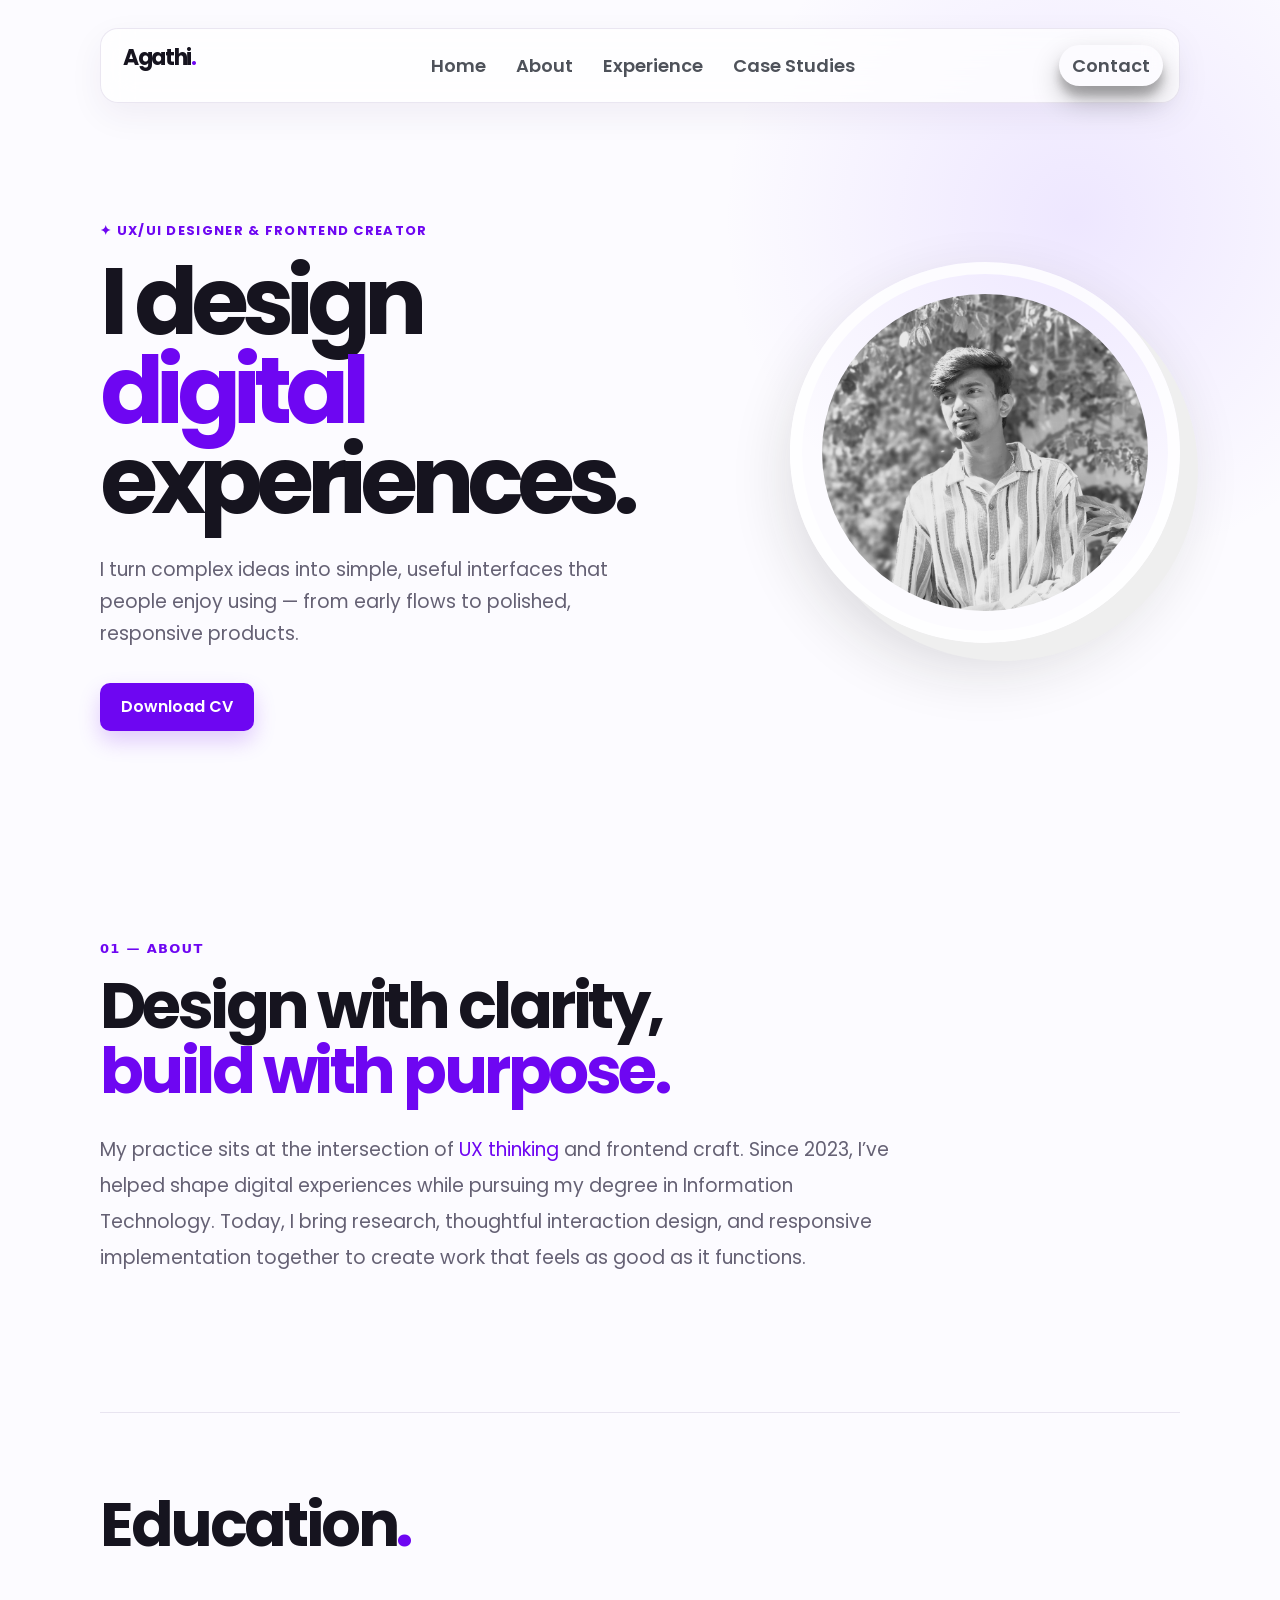
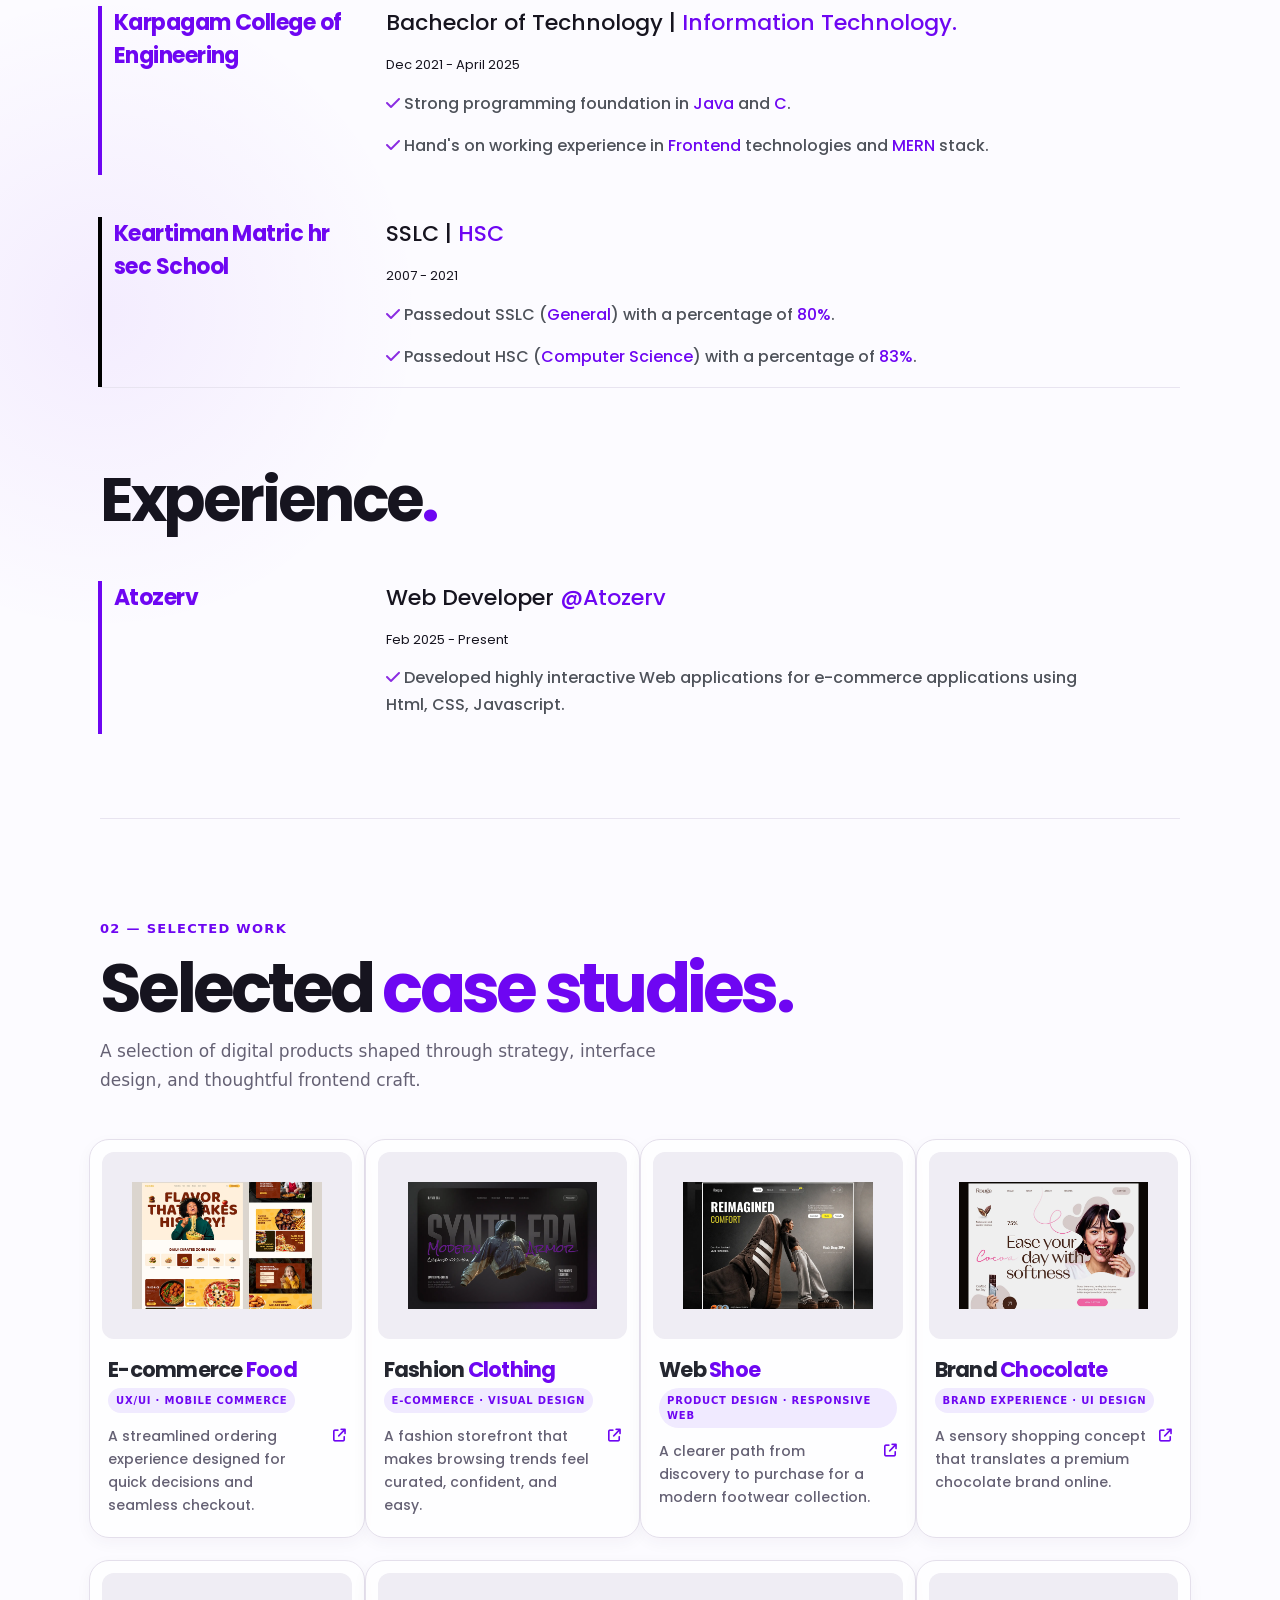
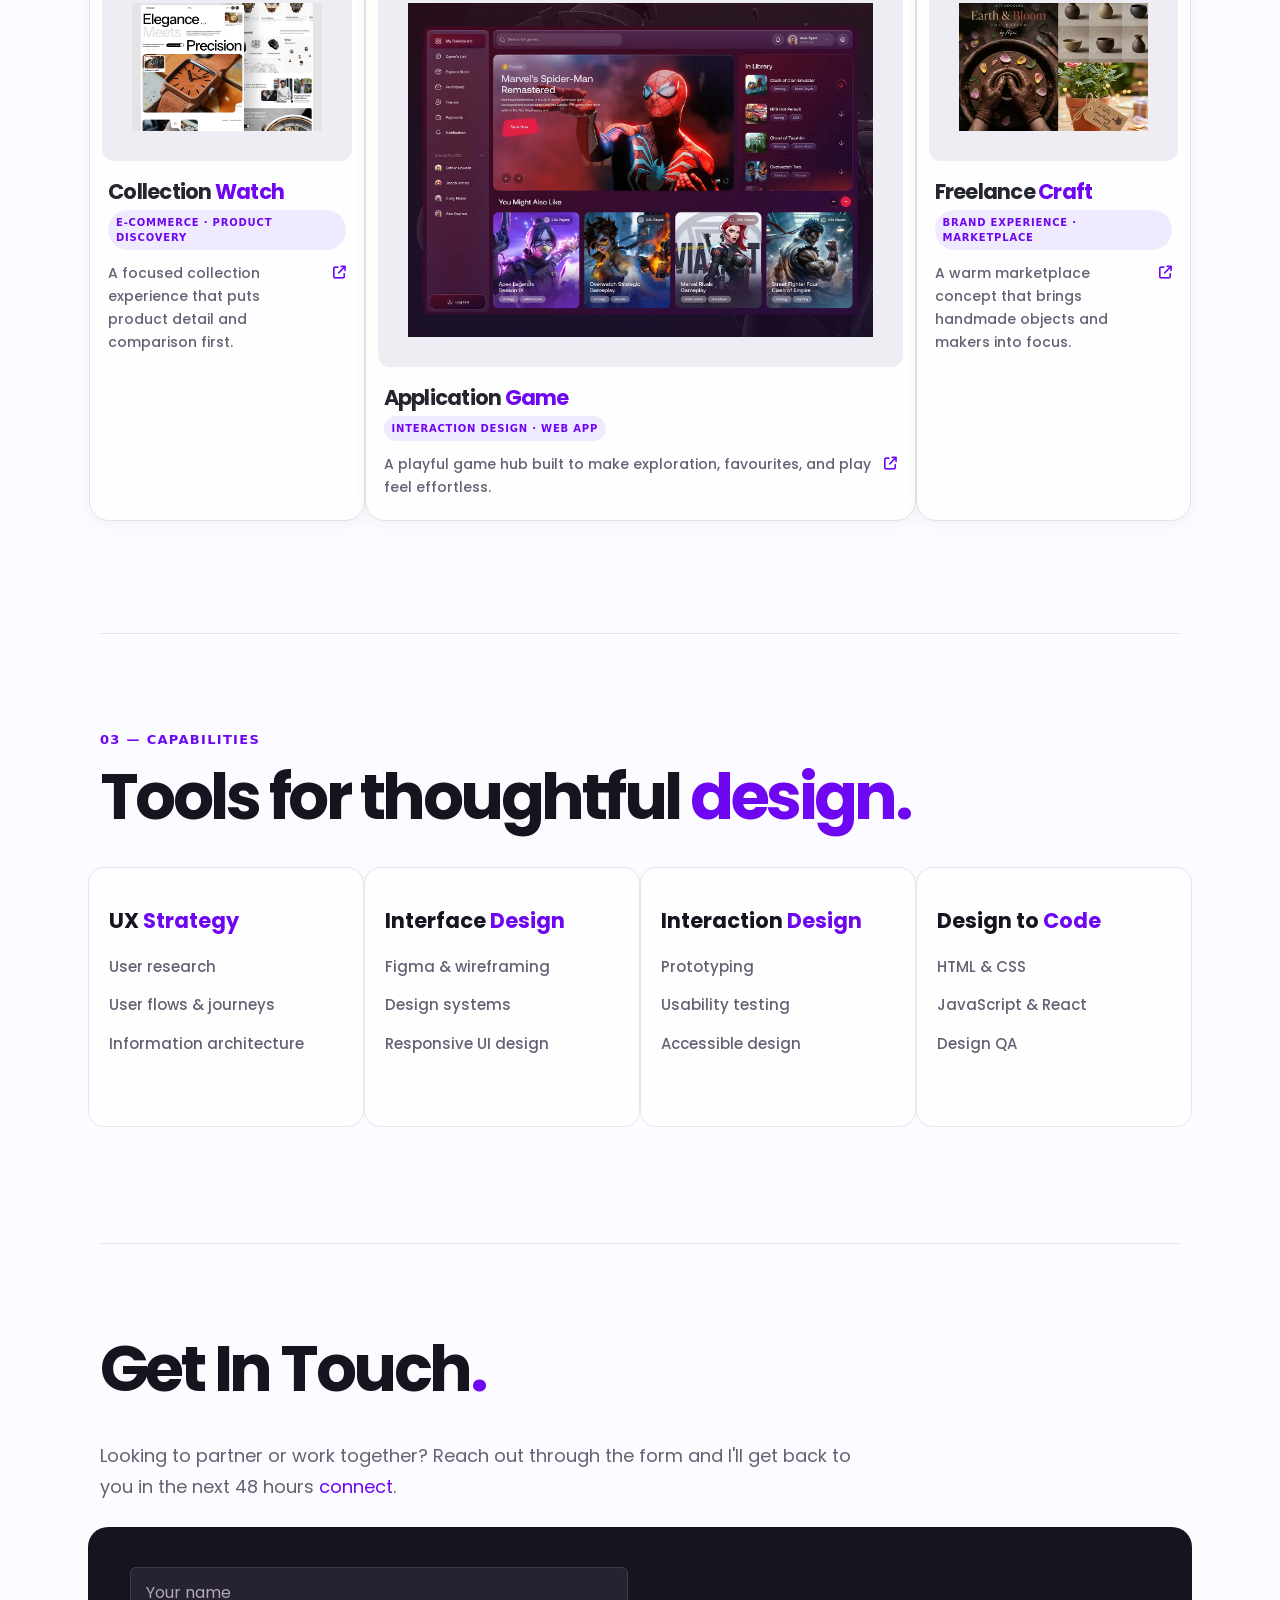
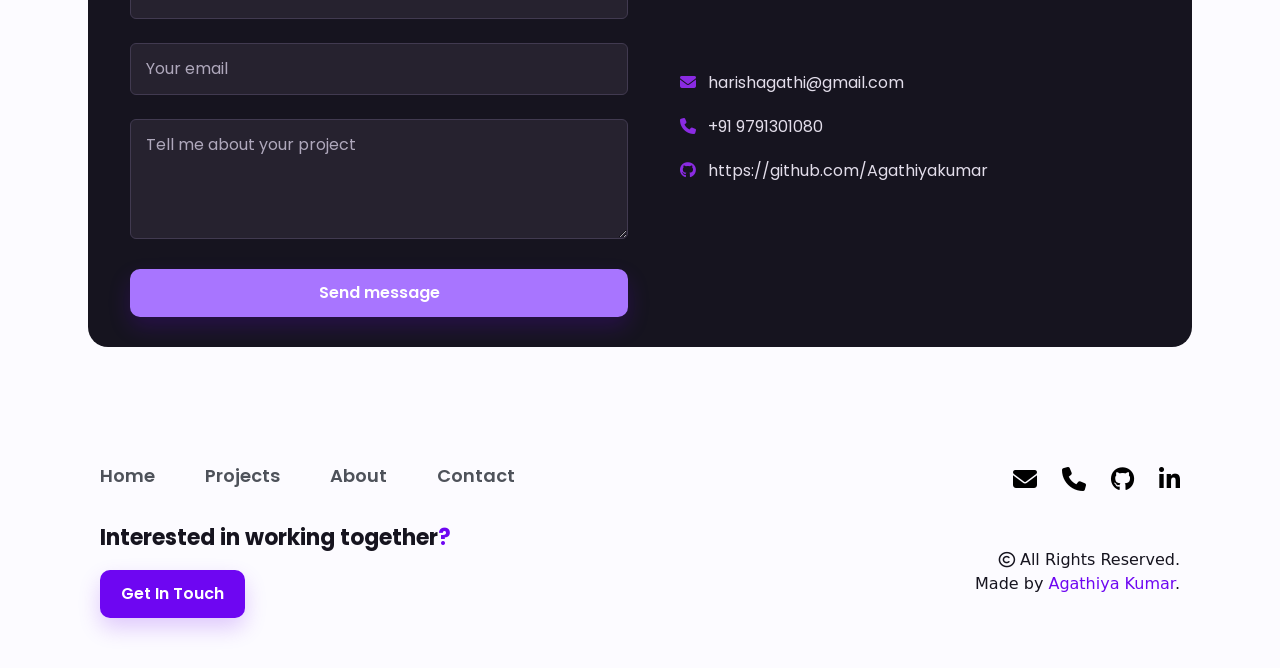
<file: index.html>
<!DOCTYPE html>
<html lang="en">
<head>
    <meta charset="UTF-8">
    <meta name="viewport" content="width=device-width, initial-scale=1.0">
    <title>Agathi — UX/UI Designer</title>
    <link rel="preconnect" href="https://fonts.googleapis.com">
    <link rel="preconnect" href="https://fonts.gstatic.com" crossorigin>
    <link href="https://fonts.googleapis.com/css2?family=Poppins:ital,wght@0,100;0,200;0,300;0,400;0,500;0,600;0,700;0,800;0,900;1,100;1,200;1,300;1,400;1,500;1,600;1,700;1,800;1,900&display=swap" rel="stylesheet">
    <link rel="stylesheet" href="https://cdnjs.cloudflare.com/ajax/libs/font-awesome/6.7.2/css/all.min.css" integrity="sha512-Evv84Mr4kqVGRNSgIGL/F/aIDqQb7xQ2vcrdIwxfjThSH8CSR7PBEakCr51Ck+w+/U6swU2Im1vVX0SVk9ABhg==" crossorigin="anonymous" referrerpolicy="no-referrer" />
    <link href="https://cdn.jsdelivr.net/npm/bootstrap@5.0.2/dist/css/bootstrap.min.css" rel="stylesheet" integrity="sha384-EVSTQN3/azprG1Anm3QDgpJLIm9Nao0Yz1ztcQTwFspd3yD65VohhpuuCOmLASjC" crossorigin="anonymous">
    <link rel="stylesheet" href="./css/portfolio.css">
</head>
<body class="bg">
    
<div class="home" id="home-target">
    <div class="Nav">
        <p class="agathi">Agathi<span>.</span></p>
        <ul class="link">
            <li class="l" ><a href="#home-target" class="ft">Home</a></li>
            <li class="l"><a href="#about-target" class="ft">About</a></li>
            <li class="l"><a href="#experience-target" class="ft">Experience</a></li>
            <li class="l"><a href="#project-target" class="ft">Case Studies</a></li>
        </ul>
        <button class="btn btnn1" ><a href="#contact-target" class="ft">Contact</a></button>
    </div>
</div>
    <div class="main">
        <div class="row rr1">
            <div class="col-6 fin">
                
        <h2 class="hey">✦ UX/UI designer &amp; frontend creator</h2>
        <h1 class="front">I design <span class="f">digital</span><br>experiences.</h1>
        <p class="hey1">I turn complex ideas into simple, useful interfaces that people enjoy using — from early flows to polished, responsive products.</p>
        
   </div>
        <div class="col-6 pp">
            <img class="profile" src="./asset/image/aak.jpg" height="370px" width="370px" alt="">
        </div>
</div>
<div class="get">
    <button class="btn btn2"><a class="resume" href="https://drive.google.com/file/d/1kBGuWeykprvt41Yj8LX3jBLXQxksEnDE/view?usp=sharing">Download CV</a></button>
    
</div>
</div>
<div class="my" id="about-target">
    <p class="section-kicker">01 — About</p>
    <h1 class="mystory">Design with clarity,<br><span class="f">build with purpose.</span></h1>
    <p class="story">My practice sits at the intersection of <span class="f">UX thinking</span> and frontend craft. Since 2023, I’ve helped shape digital experiences while pursuing my degree in Information Technology. Today, I bring research, thoughtful interaction design, and responsive implementation together to create work that feels as good as it functions.</p>
</div>
<div class="education">
    <h1 class="educate">Education<span class="f">.</span></h1>
    <div class="row ex">
        <div class="col-3 ecol">
            <p class="etitle">Karpagam College of Engineering</p>
        </div>
        <div class="col-8">
            <p class="edes">
                Bacheclor of Technology | <span class="f">Information Technology.</span>
            </p>
            <p class="sube">
                Dec 2021 - April 2025 
            </p>
            <p class="e"><i class="fa-solid fa-check" style="color: blueviolet;"></i> Strong programming foundation in <span class="f">Java</span> and <span class="f">C</span>. </p>
            <p class="e"><i class="fa-solid fa-check" style="color: blueviolet;"></i> Hand's on working experience in <span class="f">Frontend</span> technologies and <span class="f">MERN </span>stack. </p>
        </div>
    </div>
    <div class="row ex">
        <div class="col-3 ecol1">
            <p class="etitle">Keartiman Matric hr sec School</p>
        </div>
        <div class="col-8">
            <p class="edes">
                SSLC | <span class="f">HSC</span>
            </p>
            <p class="sube">
                2007 - 2021
            </p>
            <p class="e"><i class="fa-solid fa-check" style="color: blueviolet;"></i> Passedout SSLC (<span class="f">General</span>) with a percentage of <span class="f">80%</span>.</p>
            <p class="e"><i class="fa-solid fa-check" style="color: blueviolet;"></i> Passedout HSC (<span class="f">Computer Science</span>) with a percentage of <span class="f">83%</span>.</p>
        </div>
    </div>
</div>
<div class="experience" id="experience-target">
    <h1 class="exp">Experience<span class="f">.</span></h1>
    <div class="row ex">
        <div class="col-3 ecol">
            <p class="etitle">Atozerv</p>
        </div>
        <div class="col-8">
            <p class="edes">
                Web Developer <span class="f">@Atozerv</span>
            </p>
            <p class="sube">
                Feb 2025 - Present 
            </p>
            <p class="e"><i class="fa-solid fa-check" style="color: blueviolet;"></i> Developed highly interactive Web applications for e-commerce applications using Html, CSS, Javascript.</p>
        </div>
    </div>
</div>
<div class="project" id="project-target">
    <p class="section-kicker">02 — Selected work</p>
    <h1 class="pro">Selected <span class="f">case studies.</span></h1>
    <p class="project-intro">A selection of digital products shaped through strategy, interface design, and thoughtful frontend craft.</p>
    <div class="pc">
        <div class="row case-study-grid">
            <div class="col-12 col-md-6 col-xl-3 project-card">
                <div class="ppi">
                <img class="pi" src="./asset/image/i1.webp" alt="E-commerce food ordering interface">
            </div>
                <h4 class="ph">E-commerce <span class="f"> Food</span></h4>
                <p class="project-type">UX/UI · Mobile commerce</p>
                <h3 class="pd">A streamlined ordering experience designed for quick decisions and seamless checkout. <i class="fa-solid fa-arrow-up-right-from-square"></i></h3>
            </div>
            <div class="col-12 col-md-6 col-xl-3 project-card">
                <div class="ppi">
                <img class="pi" src="./asset/image/i2.webp" alt="Fashion clothing e-commerce interface">
                </div>
                <h4 class="ph">Fashion <span class="f"> Clothing </span></h4>
                <p class="project-type">E-commerce · Visual design</p>
                <h3 class="pd">A fashion storefront that makes browsing trends feel curated, confident, and easy. <i class="fa-solid fa-arrow-up-right-from-square"></i></h3>
            </div>
            <div class="col-12 col-md-6 col-xl-3 project-card">
              <div class="ppi">
                <img class="pi" src="./asset/image/i3.webp" alt="Responsive shoe shopping interface">
                </div>
                <h4 class="ph">Web <span class="f"> Shoe </span></h4>
                <p class="project-type">Product design · Responsive web</p>
                <h3 class="pd">A clearer path from discovery to purchase for a modern footwear collection. <i class="fa-solid fa-arrow-up-right-from-square"></i></h3>
            </div>
            <div class="col-12 col-md-6 col-xl-3 project-card">
                <div class="ppi">
                <img class="pi" src="./asset/image/i4.webp" alt="Premium chocolate brand website">
            </div>
                <h4 class="ph">Brand <span class="f"> Chocolate </span></h4>
                <p class="project-type">Brand experience · UI design</p>
                <h3 class="pd">A sensory shopping concept that translates a premium chocolate brand online. <i class="fa-solid fa-arrow-up-right-from-square"></i></h3>
            </div>
        </div>
        
        <div class="row r1 case-study-grid">
            <div class="col-12 col-md-6 col-xl-3 project-card">
                <div class="ppi">
                <img class="pi" src="./asset/image/i5.webp" alt="Watch collection shopping interface">
                </div>
                <h4 class="ph">Collection <span class="f"> Watch</span></h4>
                <p class="project-type">E-commerce · Product discovery</p>
                <h3 class="pd">A focused collection experience that puts product detail and comparison first. <i class="fa-solid fa-arrow-up-right-from-square"></i></h3>
            </div>
            <div class="col-12 col-xl-6 project-card">
                <div class="ppi">
                <img class="pi" src="./asset/image/i6.webp" alt="Interactive game application interface">
                </div>
                <h4 class="ph">Application<span class="f"> Game </span></h4>
                <p class="project-type">Interaction design · Web app</p>
                <h3 class="pd">A playful game hub built to make exploration, favourites, and play feel effortless. <i class="fa-solid fa-arrow-up-right-from-square"></i></h3>
            </div>
            <div class="col-12 col-md-6 col-xl-3 project-card">
                <div class="ppi">
                <img class="pi" src="./asset/image/i7.webp" alt="Handcrafted goods marketplace interface">
                </div>
                <h4 class="ph">Freelance<span class="f"> Craft </span></h4>
                <p class="project-type">Brand experience · Marketplace</p>
                <h3 class="pd">A warm marketplace concept that brings handmade objects and makers into focus. <i class="fa-solid fa-arrow-up-right-from-square"></i></h3>
            </div>
        </div>
    </div>
</div>
<div class="skills">
    <p class="section-kicker">03 — Capabilities</p>
    <h1 class="skill">Tools for thoughtful <span class="f">design.</span></h1>
    <div class="row s">
        <div class="col-3">
            <h4 class="stitle">UX <span class="f">Strategy</span></h4>
            <p class="skilldes1">User research</p>
            <p class="skilldes">User flows &amp; journeys</p>
            <p class="skilldes">Information architecture</p>
        </div>
        <div class="col-3">
            <h4 class="stitle">Interface <span class="f">Design</span></h4>
            <p class="skilldes1">Figma &amp; wireframing</p>
            <p class="skilldes">Design systems</p>
            <p class="skilldes">Responsive UI design</p>
        </div>
        <div class="col-3">
            <h4 class="stitle">Interaction <span class="f">Design</span></h4>
            <p class="skilldes1">Prototyping</p>
            <p class="skilldes">Usability testing</p>
            <p class="skilldes">Accessible design</p>
        </div>
        <div class="col-3">
            <h4 class="stitle">Design to <span class="f">Code</span></h4>
            <p class="skilldes1">HTML &amp; CSS</p>
            <p class="skilldes">JavaScript &amp; React</p>
            <p class="skilldes">Design QA</p>
        </div>
    </div>
</div>
<div class="contact" id="contact-target">
    <h1 class="touch">Get In Touch<span class="f">.</span></h1>
    <p class="connect">Looking to partner or work together? Reach out through the form and I'll get back to you in the next 48 hours <span class="f">connect</span>.</p>
    <div class="row ct">
        <div class="col-6 gt">
            <div class="for">
                <!-- FormSubmit forwards each valid submission to harishagathi@gmail.com. -->
                <form class="contact-form" action="https://formsubmit.co/harishagathi@gmail.com" method="POST">
                    <input type="hidden" name="_subject" value="New portfolio project enquiry">
                    <input type="hidden" name="_template" value="table">
                    <input type="text" class="form-control i" id="client-name" name="client_name" placeholder="Your name" autocomplete="name" required>
                    <input type="email" class="form-control i" id="client-email" name="client_email" placeholder="Your email" autocomplete="email" required>
                    <textarea name="project_description" class="form-control i" id="t" placeholder="Tell me about your project" required></textarea>
                    <button class="btn btn4" type="submit">Send message</button>
                </form>
            </div>
        </div>
        <div class="col-6 cet">
            <p class="clink"><i class="fa-solid fa-envelope" style="color: blueviolet;"></i> harishagathi@gmail.com</p>
            <p class="clink"><i class="fa-solid fa-phone" style="color: blueviolet;"></i> +91 9791301080</p>
            <p class="clink"><i class="fa-brands fa-github" style="color: blueviolet;"></i> https://github.com/Agathiyakumar</p>
        </div>
    </div>
</div>
<footer>
    <div class="footer">
        <div class="row">
            <div class="col-6">
    <div class="foot">
        <a class="ft" href="#home-target">Home</a>
        <a class="ft" href="#project-target">Projects</a>
        <a class="ft" href="#about-target">About</a>
        <a class="ft" href="#contact-target">Contact</a>
    </div>
    <div class="interest">
        <p class="int">Interested in working together<span class="f">?</span></p>
    </div>
    <div class="get">
        <button class="btn btn2">Get In Touch</button>
    </div>
</div>
<div class="col-6">
    <div class="logo">
    <a class="ac"><i class="fa-solid fa-envelope"></i></a>
    <a class="ac"  href=""><i class="fa-solid fa-phone"></i></a>
    <a class="ac" href="https://github.com/Agathiyakumar"><i class="fa-brands fa-github"></i></a>
    <a class="ac" href="http://linkedin.com/in/agathiya-kumar-s-d-90528626a"><i class="fa-brands fa-linkedin-in"></i></a>
</div>
<div class="copyright">
    <p class="copy"><i class="fa-regular fa-copyright"></i> All Rights Reserved.<br>
    Made by <span class="f">Agathiya Kumar</span>.</p>
</div>
</div>
</div>
</div>
</footer>
    
    <script src="https://cdn.jsdelivr.net/npm/bootstrap@5.0.2/dist/js/bootstrap.bundle.min.js" integrity="sha384-MrcW6ZMFYlzcLA8Nl+NtUVF0sA7MsXsP1UyJoMp4YLEuNSfAP+JcXn/tWtIaxVXM" crossorigin="anonymous"></script>
    <script src="https://cdn.jsdelivr.net/npm/@popperjs/core@2.9.2/dist/umd/popper.min.js" integrity="sha384-IQsoLXl5PILFhosVNubq5LC7Qb9DXgDA9i+tQ8Zj3iwWAwPtgFTxbJ8NT4GN1R8p" crossorigin="anonymous"></script>
<script src="https://cdn.jsdelivr.net/npm/bootstrap@5.0.2/dist/js/bootstrap.min.js" integrity="sha384-cVKIPhGWiC2Al4u+LWgxfKTRIcfu0JTxR+EQDz/bgldoEyl4H0zUF0QKbrJ0EcQF" crossorigin="anonymous"></script>
</body>
</html>
</file>
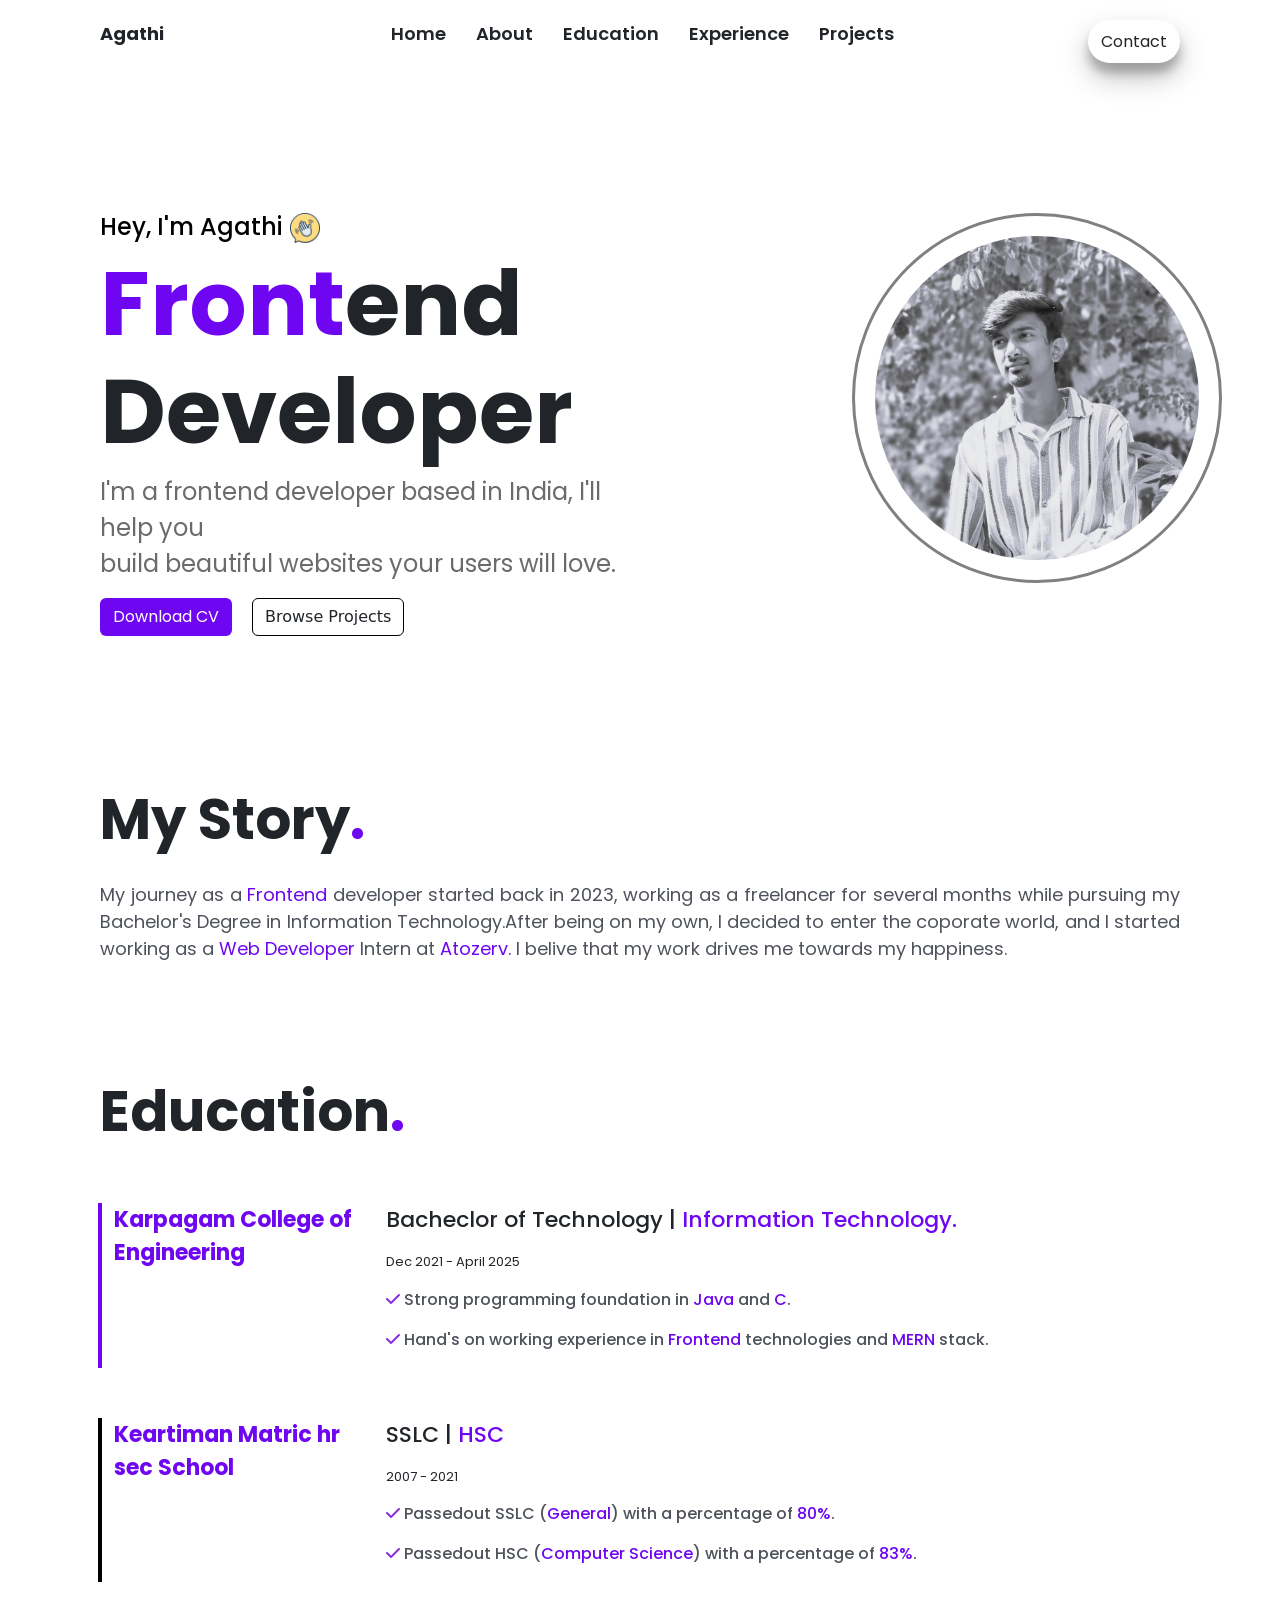
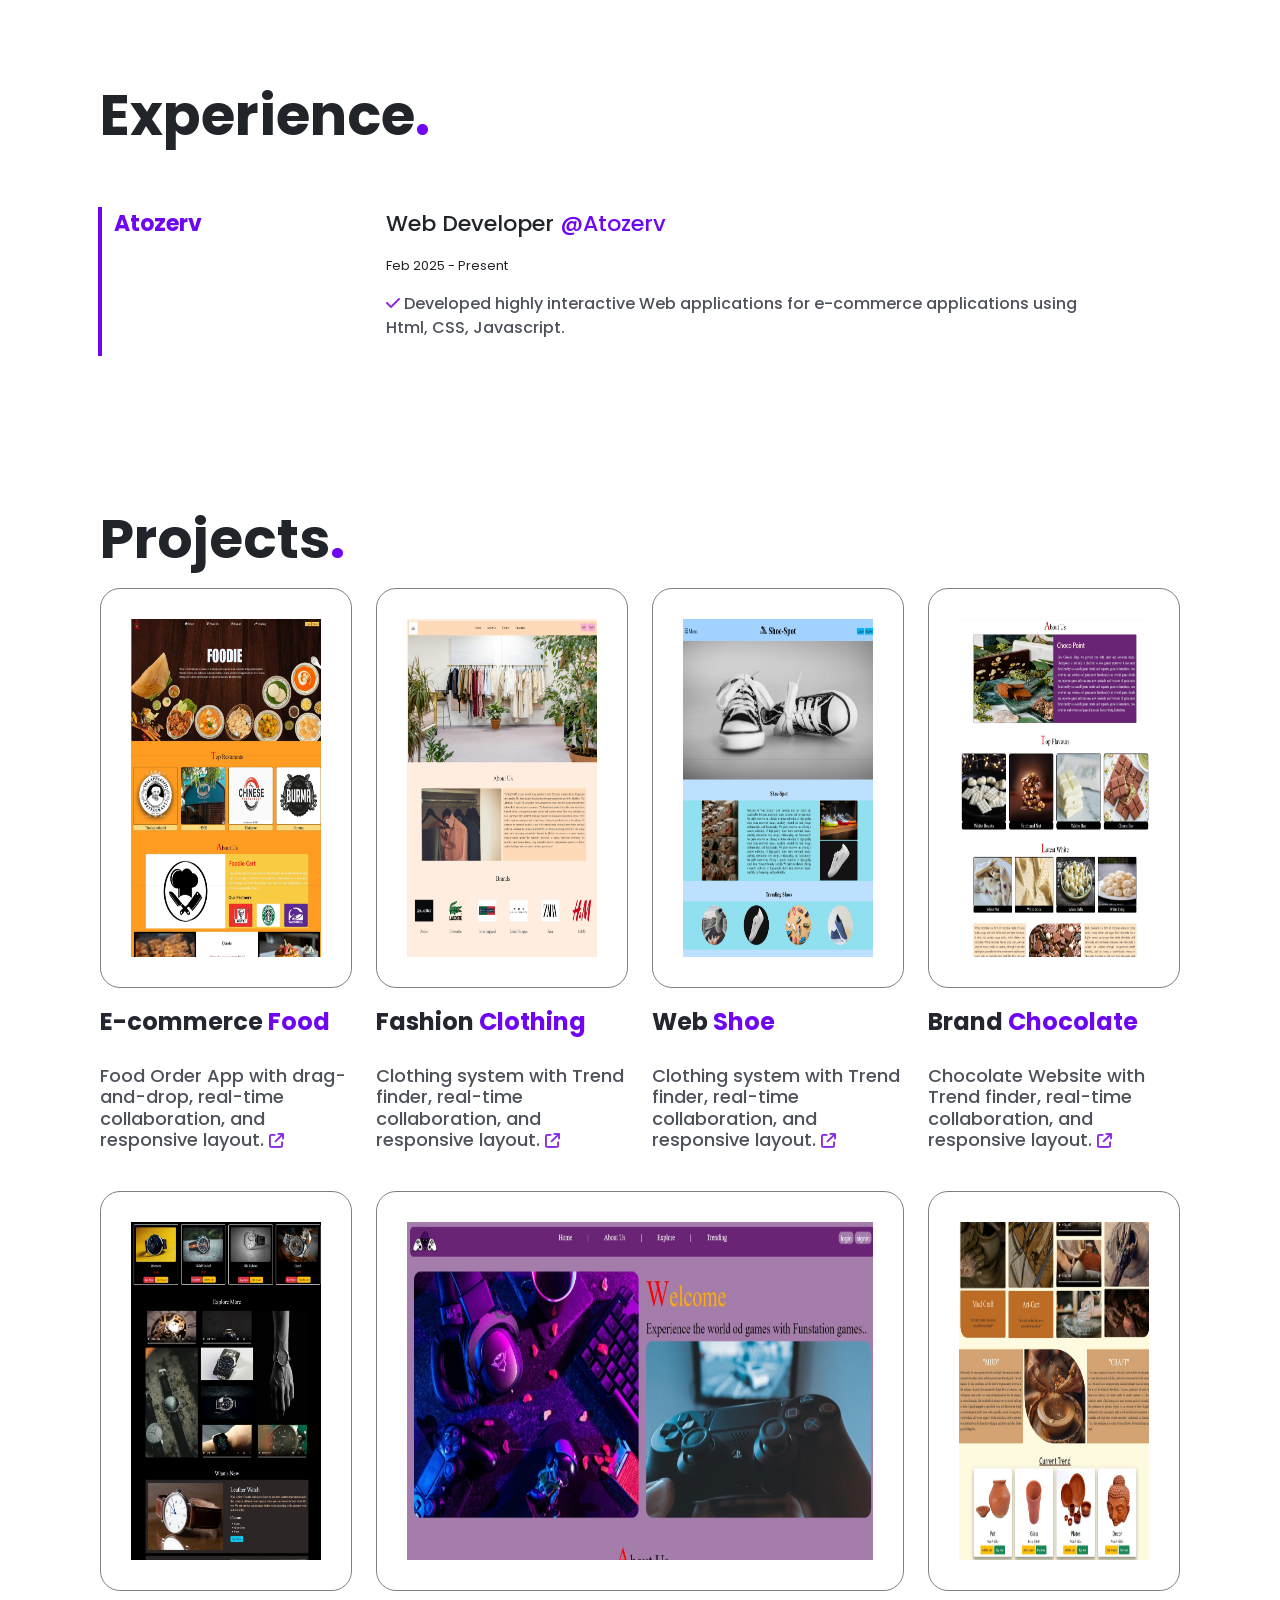
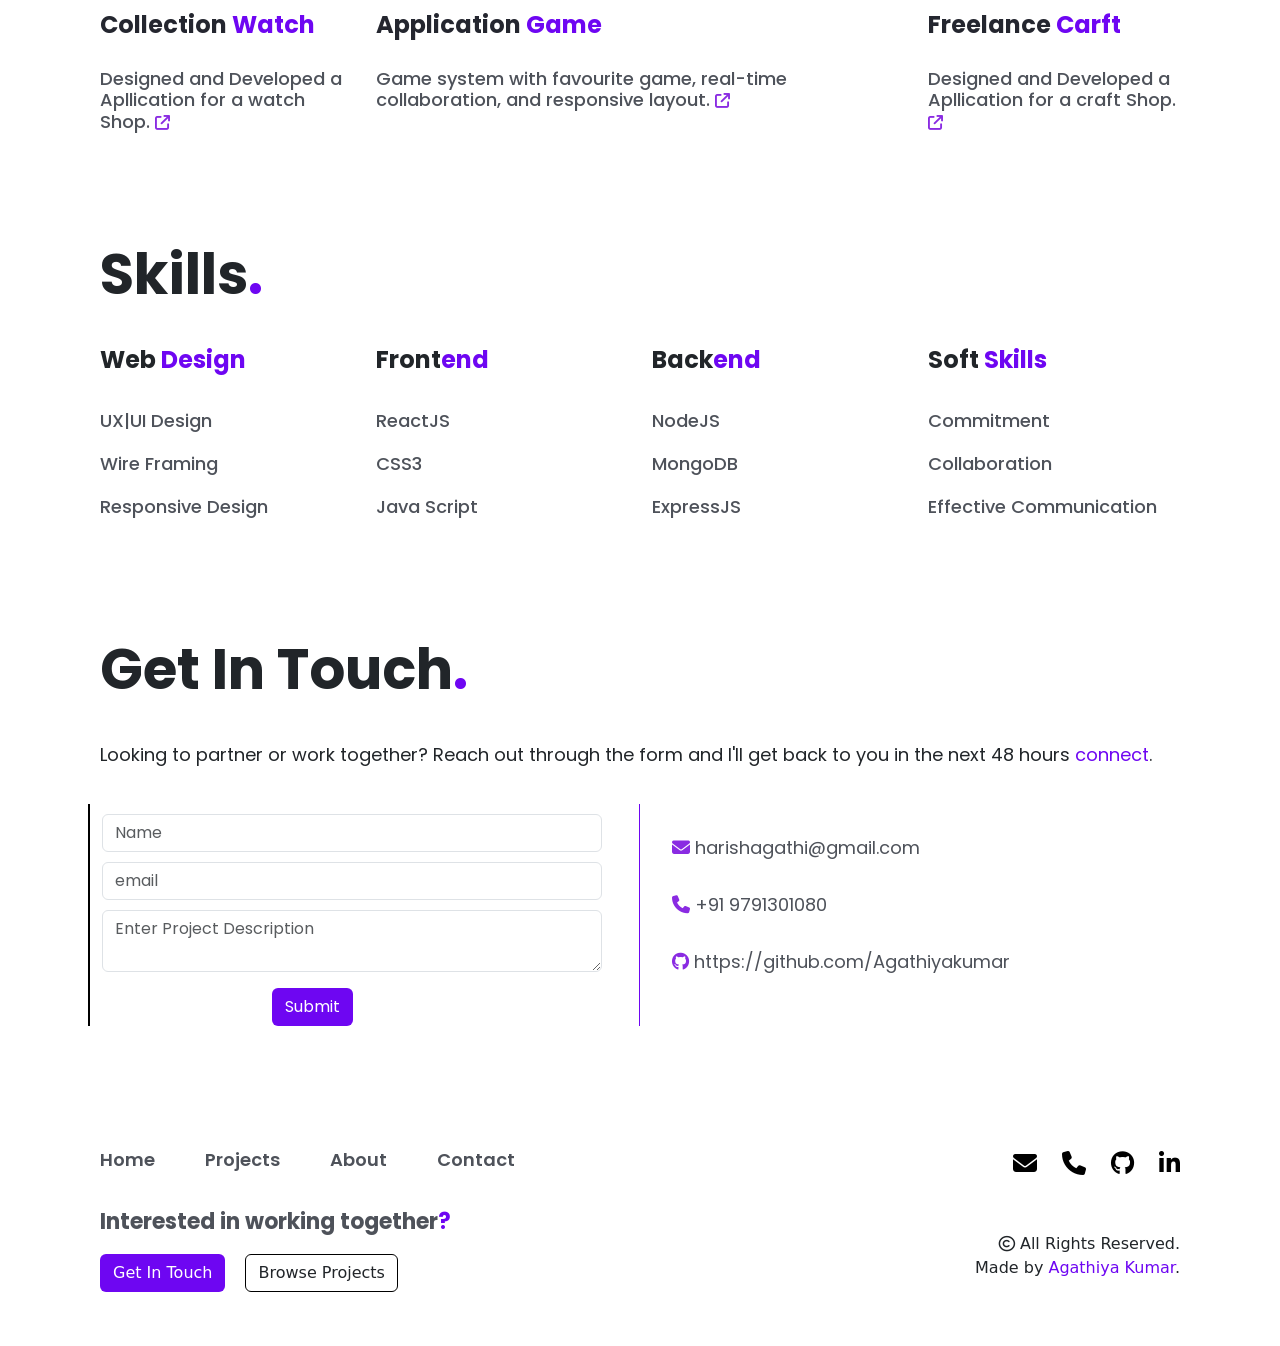
<file: asset/portfolio.html>
<!DOCTYPE html>
<html lang="en">
<head>
    <meta charset="UTF-8">
    <meta name="viewport" content="width=device-width, initial-scale=1.0">
    <title>Portfolio</title>
    <link rel="preconnect" href="https://fonts.googleapis.com">
    <link rel="preconnect" href="https://fonts.gstatic.com" crossorigin>
    <link href="https://fonts.googleapis.com/css2?family=Poppins:ital,wght@0,100;0,200;0,300;0,400;0,500;0,600;0,700;0,800;0,900;1,100;1,200;1,300;1,400;1,500;1,600;1,700;1,800;1,900&display=swap" rel="stylesheet">
    <link rel="stylesheet" href="https://cdnjs.cloudflare.com/ajax/libs/font-awesome/6.7.2/css/all.min.css" integrity="sha512-Evv84Mr4kqVGRNSgIGL/F/aIDqQb7xQ2vcrdIwxfjThSH8CSR7PBEakCr51Ck+w+/U6swU2Im1vVX0SVk9ABhg==" crossorigin="anonymous" referrerpolicy="no-referrer" />
    <link rel="stylesheet" href="./css/portfolio.css">   
 <link href="https://cdn.jsdelivr.net/npm/bootstrap@5.0.2/dist/css/bootstrap.min.css" rel="stylesheet" integrity="sha384-EVSTQN3/azprG1Anm3QDgpJLIm9Nao0Yz1ztcQTwFspd3yD65VohhpuuCOmLASjC" crossorigin="anonymous"></head>
<body class="bg">
    
<div class="home">
    <div class="Nav">
        <p class="agathi">Agathi</p>
        <ul class="link">
            <li class="l">Home</li>
            <li class="l">About</li>
            <li class="l">Education</li>
            <li class="l">Experience</li>
            <li class="l">Projects</li>
        </ul>
        <button class="btn btn1">Contact</button>
    </div>
</div>
    <div class="main">
        <div class="row rr1">
            <div class="col-6 fin">
                <img class="finger" src="./image/five-finger.png" alt="">
        <h2 class="hey">Hey, I'm Agathi</h2>
        <h1 class="front"><span class="f">Front</span>end<br>Developer</h1>
        <p class="hey1">I'm a frontend developer based in India, I'll help you<br> build beautiful websites your users will love. </p>
        
   </div>
        <div class="col-6 pp">
            <img class="profile" src="./image/aak.jpg" height="370px" width="370px" alt="">
        </div>
</div>
<div class="get">
    <button class="btn btn2"><a class="resume" href="https://drive.google.com/file/d/1kBGuWeykprvt41Yj8LX3jBLXQxksEnDE/view?usp=sharing">Download CV</a></button>
    <button class="btn btn3">Browse Projects</button>
</div>
</div>
<div class="my">
    <h1 class="mystory">My Story<span class="f">.</span></h1>
    <p class="story">My journey as a <span class="f">Frontend</span> developer started back in 2023,
         working as a freelancer for several months while pursuing my Bachelor's Degree in Information 
         Technology.After being on my own, I decided to enter the coporate world, and I started working 
         as a <span class="f">Web Developer</span> Intern at <span class="f">Atozerv.</span> I belive that
          my work drives me towards my happiness.</p>
</div>
<div class="education">
    <h1 class="educate">Education<span class="f">.</span></h1>
    <div class="row ex">
        <div class="col-3 ecol">
            <p class="etitle">Karpagam College of Engineering</p>
        </div>
        <div class="col-8">
            <p class="edes">
                Bacheclor of Technology | <span class="f">Information Technology.</span>
            </p>
            <p class="sube">
                Dec 2021 - April 2025 
            </p>
            <p class="e"><i class="fa-solid fa-check" style="color: blueviolet;"></i> Strong programming foundation in <span class="f">Java</span> and <span class="f">C</span>. </p>
            <p class="e"><i class="fa-solid fa-check" style="color: blueviolet;"></i> Hand's on working experience in <span class="f">Frontend</span> technologies and <span class="f">MERN </span>stack. </p>
        </div>
    </div>
    <div class="row ex">
        <div class="col-3 ecol1">
            <p class="etitle">Keartiman Matric hr sec School</p>
        </div>
        <div class="col-8">
            <p class="edes">
                SSLC | <span class="f">HSC</span>
            </p>
            <p class="sube">
                2007 - 2021
            </p>
            <p class="e"><i class="fa-solid fa-check" style="color: blueviolet;"></i> Passedout SSLC (<span class="f">General</span>) with a percentage of <span class="f">80%</span>.</p>
            <p class="e"><i class="fa-solid fa-check" style="color: blueviolet;"></i> Passedout HSC (<span class="f">Computer Science</span>) with a percentage of <span class="f">83%</span>.</p>
        </div>
    </div>
</div>
<div class="experience">
    <h1 class="exp">Experience<span class="f">.</span></h1>
    <div class="row ex">
        <div class="col-3 ecol">
            <p class="etitle">Atozerv</p>
        </div>
        <div class="col-8">
            <p class="edes">
                Web Developer <span class="f">@Atozerv</span>
            </p>
            <p class="sube">
                Feb 2025 - Present 
            </p>
            <p class="e"><i class="fa-solid fa-check" style="color: blueviolet;"></i> Developed highly interactive Web applications for e-commerce applications using Html, CSS, Javascript.</p>
        </div>
    </div>
</div>
<div class="project">
    <h1 class="pro">Projects<span class="f">.</span></h1>
    <div class="pc">
        <div class="row">
            <div class="col-3">
                <div class="ppi">
                <img class="pi" src="./image/p1.jpeg" width="100%" height="400px" alt="">
            </div>
                <h4 class="ph">E-commerce <span class="f"> Food</span></h4>
                <h3 class="pd">Food Order App with drag-and-drop, real-time collaboration, and responsive layout. <i class="fa-solid fa-arrow-up-right-from-square" style="color:blueviolet; font-size: 15px;"></i></h3>
            </div>
            <div class="col-3">
                <div class="ppi">
                <img class="pi" src="./image/p3.jpeg" width="100%" height="400px" alt="">
                </div>
                <h4 class="ph">Fashion <span class="f"> Clothing </span></h4>
                <h3 class="pd">Clothing system with Trend finder, real-time collaboration, and responsive layout. <i class="fa-solid fa-arrow-up-right-from-square" style="color:blueviolet; font-size: 15px;"></i></h3>
            </div>
            <div class="col-3">
              <div class="ppi">
                <img class="pi" src="./image/p2.jpeg" width="100%" height="400px" alt="">
                </div>
                <h4 class="ph">Web <span class="f"> Shoe </span></h4>
                <h3 class="pd">Clothing system with Trend finder, real-time collaboration, and responsive layout. <i class="fa-solid fa-arrow-up-right-from-square" style="color:blueviolet; font-size: 15px;"></i></h3>
            </div>
            <div class="col-3">
                <div class="ppi">
                <img class="pi" src="./image/chocolaate web.jpeg" width="100%" height="400px" alt="">
            </div>
                <h4 class="ph">Brand <span class="f"> Chocolate </span></h4>
                <h3 class="pd">Chocolate Website with Trend finder, real-time collaboration, and responsive layout. <i class="fa-solid fa-arrow-up-right-from-square" style="color:blueviolet; font-size: 15px;"></i></h3>
            </div>
        </div>
        
        <div class="row r1">
            <div class="col-3">
                <div class="ppi">
                <img class="pi" src="./image/ww.jpeg" width="100%" height="400px" alt="">
                </div>
                <h4 class="ph">Collection <span class="f"> Watch</span></h4>
                <h3 class="pd">Designed and Developed a Apllication for a watch Shop. <i class="fa-solid fa-arrow-up-right-from-square" style="color:blueviolet; font-size: 15px;"></i></h3>
            </div>
            <div class="col-6">
                <div class="ppi">
                <img class="pi" src="./image/game web.jpeg" width="100%" height="400px" alt="">
                </div>
                <h4 class="ph">Application<span class="f"> Game </span></h4>
                <h3 class="pd">Game system with favourite game, real-time collaboration, and responsive layout. <i class="fa-solid fa-arrow-up-right-from-square" style="color:blueviolet; font-size: 15px;"></i></h3>
            </div>
            <div class="col-3">
                <div class="ppi">
                <img class="pi" src="./image/pot web.jpeg" width="100%" height="400px" alt="">
                </div>
                <h4 class="ph">Freelance<span class="f"> Carft </span></h4>
                <h3 class="pd">Designed and Developed a Apllication for a craft Shop. <i class="fa-solid fa-arrow-up-right-from-square" style="color:blueviolet; font-size: 15px;"></i></h3>
            </div>
        </div>
    </div>
</div>
<div class="skills">
    <h1 class="skill">Skills<span class="f">.</span></h1>
    <div class="row s">
        <div class="col-3">
            <h4 class="stitle">Web <span class="f">Design</span></h4>
            <p class="skilldes1">UX|UI Design</p>
            <p class="skilldes">Wire Framing</p>
            <p class="skilldes">Responsive Design</p>
        </div>
        <div class="col-3">
            <h4 class="stitle">Front<span class="f">end</span></h4>
            <p class="skilldes1">ReactJS</p>
            <p class="skilldes">CSS3</p>
            <p class="skilldes">Java Script</p>
        </div>
        <div class="col-3">
            <h4 class="stitle">Back<span class="f">end</span></h4>
            <p class="skilldes1">NodeJS</p>
            <p class="skilldes">MongoDB</p>
            <p class="skilldes">ExpressJS</p>
        </div>
        <div class="col-3">
            <h4 class="stitle">Soft <span class="f">Skills</span></h4>
            <p class="skilldes1">Commitment</p>
            <p class="skilldes">Collaboration</p>
            <p class="skilldes">Effective Communication</p>
        </div>
    </div>
</div>
<div class="contact">
    <h1 class="touch">Get In Touch<span class="f">.</span></h1>
    <p class="connect">Looking to partner or work together? Reach out through the form and I'll get back to you in the next 48 hours <span class="f">connect</span>.</p>
    <div class="row ct">
        <div class="col-6 gt">
            <div class="for">
                <form action="#">
                    <input type="text" class="form-control i" placeholder="Name">
                    <input type="text" class="form-control i" placeholder="email">
                    <textarea name="t"  class="form-control i" id="t" placeholder="Enter Project Description"></textarea>
                    <button class="btn btn4">Submit</button>
                </form>
            </div>
        </div>
        <div class="col-6 cet">
            <p class="clink"><i class="fa-solid fa-envelope" style="color: blueviolet;"></i> harishagathi@gmail.com</p>
            <p class="clink"><i class="fa-solid fa-phone" style="color: blueviolet;"></i> +91 9791301080</p>
            <p class="clink"><i class="fa-brands fa-github" style="color: blueviolet;"></i> https://github.com/Agathiyakumar</p>
        </div>
    </div>
</div>
<footer>
    <div class="footer">
        <div class="row">
            <div class="col-6">
    <div class="foot">
        <a class="ft" href="#">Home</a>
        <a class="ft" href="#">Projects</a>
        <a class="ft" href="#">About</a>
        <a class="ft" href="#">Contact</a>
    </div>
    <div class="interest">
        <p class="int">Interested in working together<span class="f">?</span></p>
    </div>
    <div class="get">
        <button class="btn btn2">Get In Touch</button>
        <button class="btn btn3">Browse Projects</button>
    </div>
</div>
<div class="col-6">
    <div class="logo">
    <a class="ac"><i class="fa-solid fa-envelope"></i></a>
    <a class="ac"  href=""><i class="fa-solid fa-phone"></i></a>
    <a class="ac" href="https://github.com/Agathiyakumar"><i class="fa-brands fa-github"></i></a>
    <a class="ac" href="http://linkedin.com/in/agathiya-kumar-s-d-90528626a"><i class="fa-brands fa-linkedin-in"></i></a>
</div>
<div class="copyright">
    <p class="copy"><i class="fa-regular fa-copyright"></i> All Rights Reserved.<br>
    Made by <span class="f">Agathiya Kumar</span>.</p>
</div>
</div>
</div>
</div>
</footer>
    
    <script src="https://cdn.jsdelivr.net/npm/bootstrap@5.0.2/dist/js/bootstrap.bundle.min.js" integrity="sha384-MrcW6ZMFYlzcLA8Nl+NtUVF0sA7MsXsP1UyJoMp4YLEuNSfAP+JcXn/tWtIaxVXM" crossorigin="anonymous"></script>
    <script src="https://cdn.jsdelivr.net/npm/@popperjs/core@2.9.2/dist/umd/popper.min.js" integrity="sha384-IQsoLXl5PILFhosVNubq5LC7Qb9DXgDA9i+tQ8Zj3iwWAwPtgFTxbJ8NT4GN1R8p" crossorigin="anonymous"></script>
<script src="https://cdn.jsdelivr.net/npm/bootstrap@5.0.2/dist/js/bootstrap.min.js" integrity="sha384-cVKIPhGWiC2Al4u+LWgxfKTRIcfu0JTxR+EQDz/bgldoEyl4H0zUF0QKbrJ0EcQF" crossorigin="anonymous"></script>
</body>
</html>
</file>
<file: css/portfolio.css>
html{
    scroll-behavior: smooth;
}

.bg{
    padding: 0px 100px;
    overflow-x: hidden;
}
.Nav{
    font-weight: 600;
    margin-top: 20px;
    display: flex;justify-content: space-between;
    font-size: 18px;
    font-family: Poppins;

}
.l:hover{
    color: #6E06F2;
    cursor: pointer;
    text-decoration: underline solid black;
}
.link{
    display: flex;
    column-gap: 30px;
    list-style-type: none;
}
.educate{
    font-weight: bold;
    font-size: 56px;
    font-family: "Poppins", "Poppins Placeholder", sans-serif;
}
.btnn1{
    
    border-radius: 50px !important;
    box-shadow: rgba(0, 0, 0, 0.25) 0px 14px 28px, rgba(0, 0, 0, 0.22) 0px 10px 10px;
    
}
.btn2{
    background: #6E06F2 !important;
    color: white !important;
}
.agathi{
    font-weight: bold;
    font-family: "Poppins", "Poppins Placeholder", sans-serif;
}
.btn2:hover{
    background-color: white !important;
    color: black !important;
    border: 0.5px solid black ;
}
.btn3:hover{
    background: #6E06F2 !important;
    color: white !important;
    border: none !important;
}
.get{
    display: flex;
    column-gap: 20px;
}
.btn3{
    border:0.5px solid black !important;
}
.main{
    padding: 150px 0px 50px;
}
.hey{
    color: rgb(0, 0, 0);
    font-family: poppins;
    font-size: 24px;
}
.hey1{
    color: rgb(108, 106, 106);
    font-family: poppins;
    font-size: 24px;
}
.front{
    font-family: "Poppins", "Poppins Placeholder", sans-serif;
    font-weight: 700;
    font-size: 90px;
}
.end{
    font-family: "Poppins", "Poppins Placeholder", sans-serif;
    font-weight: 700;
    font-size: 90px;
}
.fin{
    position: relative;
}
.finger{
    position: absolute;
    height: 30px;
    width: 30px;
    margin-left: 190px;
}

.f{
    color: #6E06F2 !important;
}
.profile{
    padding: 20px;
    margin-left: 200px;
    border-radius: 50%;
    border: solid grey;
    max-width: 100%;
    height: auto;
}
.project{
    padding: 50px 0px 50px;
    margin-top: 50px;
}
.pro{
    font-size: 55px;
    font-family: "Poppins", "Poppins Placeholder", sans-serif;
    font-weight: bold;
}
.pi{
    border-radius: 20px;
    border: 1px solid grey;
    padding: 30px;
    object-fit: cover;

}
.pc{
    margin-top: 1rem;
}
.ph{
    padding: 20px 0px 20px ;
    font-size: 24px;
    font-family: "Poppins";
    font-weight:bold;
    color: #24262F !important;
}
.pd{
    font-size: 18px;
    font-family: "Poppins", "Poppins Placeholder", sans-serif;
    color: #4E525A !important;
}
.r1{
    margin-top: 2rem !important;
}
.experience{
    padding: 100px 0px 50px;
}
.exp{
    font-weight: bold;
    font-size: 56px;
    font-family: "Poppins", "Poppins Placeholder", sans-serif;
}
.etitle{
    color: #6E06F2 !important;
    font-size: 22px !important;
    font-family: "Poppins", "Poppins Placeholder", sans-serif !important;
    font-weight: bold !important;
}
.edes{
    font-size: 22px !important;
    font-family: "Poppins", "Poppins Placeholder", sans-serif !important;
    font-weight: 500 !important;
}
.sube{
    font-size: 13px;
    font-family: "Poppins", "Poppins Placeholder", sans-serif !important;
}
.ecol{
    border-left: 4px solid  #6E06F2 !important;
    margin-left: 10px;
}
.ex{
    padding-top: 50px;
}
.e{
    font-size: 16px;
    font-family: "Poppins", "Poppins Placeholder", sans-serif !important;
    font-weight: 500;
    color: #4E525A;
}
.skill{
    font-weight: bold;
    font-size: 56px;
    font-family: "Poppins", "Poppins Placeholder", sans-serif;
}
.skills{
    padding: 50px 0px 100px;
}
.ecol1{
    border-left: 4px solid black;
    margin-left: 10px;

}
.stitle{
    margin-top: 30px;
    font-size: 24px;
    font-family: "Poppins", "Poppins Placeholder", sans-serif !important;
    font-weight: bold !important;
}
.skilldes{
    font-family: "Poppins", "Poppins Placeholder", sans-serif !important;
    font-size: 18px !important;
    color: #4E525A;
    font-weight: 500;
}.skilldes1{
    font-family: "Poppins", "Poppins Placeholder", sans-serif !important;
    font-size: 18px !important;
    margin-top: 2rem;
    color: #4E525A;
    font-weight: 500;
}
.mystory{
    font-weight: bold;
    font-size: 56px;
    font-family: "Poppins", "Poppins Placeholder", sans-serif;
}
.my{
    padding: 100px 0px;
}
.story{
    color: #4E525A;
    font-size: 18px;
    padding-top: 20px;
    font-family: "Poppins", "Poppins Placeholder", sans-serif;
    text-align: justify;
}

.foot{
    display: flex;
    column-gap: 50px;

}
.footer{
    padding: 100px 0px 50px;
}
.ft{
    text-decoration: none !important;
    color: #4E525A;
    font-size: 18px !important;
    font-family: "Poppins", "Poppins Placeholder", sans-serif !important;
    font-weight: 600;
}
.int{
    margin-top: 2rem;
    font-size: 22px;
    color: #4E525A;
    font-family: "Poppins", "Poppins Placeholder", sans-serif !important;
    font-weight: bold;
}
.touch{
    font-weight: bold;
    font-size: 56px;
    font-family: "Poppins", "Poppins Placeholder", sans-serif;
}
.for{
    width: 500px !important;
    max-width: 100%;
    font-family: "Poppins", "Poppins Placeholder", sans-serif;
}
.i{
    margin-top: 10px;
}
.connect{
    font-size: 18px !important;
    padding-top: 30px;
    font-family: "Poppins", "Poppins Placeholder", sans-serif;
    text-align: justify;
}
.btn4{
    margin-top: 1rem;
    background: #6E06F2 !important;
    color: white !important;
    margin-left: 170px;
}
.gt{
    border-left: 2px solid #000000;
    border-right: 1px solid #6E06F2;
}
.clink{
    font-size: 18px;
    font-family: "Poppins", "Poppins Placeholder", sans-serif;
    margin-left: 20px;
    margin-top: 30px;
    color: #4E525A;

}
.ct{
    padding: 20px 0px 20px
}
.ac{
    color: #000000;
    font-size: 24px;
    margin-left: 20px;
}
.logo{
    text-align: right;
}
.copyright{
    text-align: right;
    margin-top: 50px;
}
.ppi img{
    transition: transform 1s ease;
}
.ppi:hover img{
    transform: scale(1.08);
}
.resume{
    text-decoration: none;
    font-family: "Poppins", "Poppins Placeholder", sans-serif;
    color: white;
}

@media screen and (max-width: 991px) {
    .bg { padding: 0 48px; }

    .main { padding-top: 100px; }
    .front { font-size: clamp(58px, 9vw, 78px); }
    .hey1 { font-size: 20px; }
    .profile { margin-left: 40px; }

    .project .col-3 { width: 50%; }
    .project .r1 .col-6 { width: 100%; margin-top: 2rem; }
    .project .r1 .col-3 { width: 50%; }
    .skills .col-3 { width: 50%; }
    .for { width: 100% !important; }
}

@media screen and (max-width: 767px) {
    .bg { padding: 0 20px; }

    .Nav { align-items: center; margin-top: 16px; }
    .agathi { margin-bottom: 0; font-size: 20px; }
    .link { display: none; }
    .btn1 { padding: 8px 16px !important; }

    .main { padding: 64px 0 64px; }
    .rr1 { display: flex; flex-direction: column-reverse; gap: 32px; }
    .rr1 > .col-6, .ct > .col-6, footer .col-6 { width: 100%; }
    .fin { position: static; }
    .finger { display: none; }
    .profile { display: block; width: min(290px, 82vw); height: auto; margin: 0 auto; padding: 12px; }
    .hey { font-size: 20px; }
    .front { font-size: clamp(48px, 15vw, 68px); line-height: 1.05; }
    .hey1 { font-size: 17px; line-height: 1.65; }
    .hey1 br { display: none; }
    .get { flex-wrap: wrap; gap: 12px; }
    .get .btn { flex: 1 1 150px; }

    .my, .experience, .project, .skills { padding: 64px 0; margin-top: 0; }
    .mystory, .educate, .exp, .pro, .skill, .touch { font-size: clamp(38px, 10vw, 48px); }
    .story, .connect { font-size: 16px !important; text-align: left; }

    .education .ex, .experience .ex { padding-top: 30px; }
    .education .col-3, .education .col-8, .experience .col-3, .experience .col-8 { width: 100%; }
    .ecol, .ecol1 { margin-left: 0; margin-bottom: 16px; padding-left: 14px; }
    .etitle, .edes { font-size: 19px !important; }
    .e { font-size: 15px; }

    .project .col-3, .project .r1 .col-3, .project .r1 .col-6 { width: 100%; margin-top: 28px; }
    .project .row > :first-child { margin-top: 0; }
    .project .r1 { margin-top: 0 !important; }
    .pi { height: 280px !important; padding: 18px; }
    .ph { padding: 14px 0 8px; font-size: 20px; }
    .pd { font-size: 16px; }

    .skills .col-3 { width: 100%; }
    .stitle { margin-top: 24px; }
    .skilldes1 { margin-top: 12px; }

    .ct { gap: 36px; }
    .gt { border-left: 0; border-right: 0; border-bottom: 1px solid #6E06F2; padding-bottom: 32px; }
    .btn4 { display: block; margin-left: auto; margin-right: auto; }
    .cet { padding-left: 12px; }
    .clink { margin: 0 0 20px; overflow-wrap: anywhere; font-size: 16px; }

    .footer { padding: 64px 0 32px; }
    .foot { flex-wrap: wrap; gap: 14px 24px; }
    .logo, .copyright { text-align: left; }
    .logo { margin-top: 40px; }
    .ac { margin-left: 0; margin-right: 20px; }
    .copyright { margin-top: 28px; }
}

@media screen and (max-width: 380px) {
    .bg { padding: 0 16px; }
    .front { font-size: 45px; }
    .pi { height: 240px !important; }
}

/* UX/UI portfolio visual system */
:root {
    --ink: #16141f;
    --muted: #656174;
    --surface: #ffffff;
    --lavender: #f1edff;
    --accent: #6e06f2;
    --line: #e8e4f0;
}

html { scroll-behavior: smooth; }

body.bg {
    background:
        radial-gradient(circle at 84% 4%, rgba(151, 108, 255, .14), transparent 22rem),
        radial-gradient(circle at 8% 35%, rgba(110, 6, 242, .06), transparent 20rem),
        #fcfbff;
    color: var(--ink);
}

.Nav {
    position: relative;
    z-index: 2;
    align-items: center;
    margin-top: 28px;
    padding: 12px 16px 12px 22px;
    background: rgba(255, 255, 255, .72);
    border: 1px solid rgba(232, 228, 240, .9);
    border-radius: 18px;
    box-shadow: 0 12px 35px rgba(45, 25, 89, .06);
    backdrop-filter: blur(16px);
}

.agathi { letter-spacing: -.06em; font-size: 22px; }
.agathi span { color: var(--accent); }
.link { margin: 0; align-items: center; }
.l { color: #4f4a5b; font-size: 14px; transition: color .2s ease; }
.l:hover { color: var(--accent); text-decoration: none; }

.btn { font-family: Poppins, sans-serif !important; font-weight: 600 !important; }
.btn1, .btn2, .btn3, .btn4 {
    border-radius: 10px !important;
    padding: 11px 20px !important;
    transition: transform .2s ease, box-shadow .2s ease, background .2s ease !important;
}
.btn1, .btn2, .btn4 { box-shadow: 0 10px 22px rgba(110, 6, 242, .2); }
.btn1 { background: var(--ink) !important; color: white !important; border: 0 !important; }
.btn1:hover, .btn2:hover, .btn4:hover { transform: translateY(-2px); }
.btn3 { border-color: #d5cedf !important; background: rgba(255,255,255,.65) !important; }
.btn3:hover { transform: translateY(-2px); }

.main { padding: 120px 0 96px; }
.rr1 { align-items: center; }
.hey, .section-kicker {
    color: var(--accent);
    font-size: 13px;
    font-weight: 700;
    letter-spacing: .1em;
    text-transform: uppercase;
}
.hey { margin-bottom: 18px; }
.front { max-width: 720px; color: var(--ink); font-size: clamp(64px, 7.3vw, 104px); letter-spacing: -.075em; line-height: .96; }
.hey1 { max-width: 620px; margin: 28px 0 32px; color: var(--muted); font-size: 19px; line-height: 1.7; }
.profile {
    display: block;
    width: min(390px, 100%);
    margin-left: auto;
    border: 12px solid rgba(255,255,255,.82);
    box-shadow: 18px 18px 0 var(--lavender), 0 24px 60px rgba(50, 30, 85, .16);
    filter: grayscale(100%);
}
.finger { opacity: .5; }
.get { gap: 12px; }

.my, .experience, .project, .skills, .contact { position: relative; }
.my { max-width: 1040px; padding: 112px 0 120px; }
.section-kicker { margin: 0 0 15px; }
.mystory, .educate, .exp, .pro, .skill, .touch { color: var(--ink); letter-spacing: -.055em; line-height: 1.02; }
.mystory { font-size: clamp(44px, 5vw, 68px); }
.story { max-width: 800px; color: var(--muted); font-size: 19px; line-height: 1.9; text-align: left; }

.education, .experience { border-top: 1px solid var(--line); padding-top: 80px; }
.experience { padding-bottom: 84px; }
.educate, .exp { font-size: clamp(42px, 5vw, 62px); }
.ex { padding-top: 42px; }
.etitle { letter-spacing: -.025em; }
.edes { color: var(--ink); }
.e { line-height: 1.65; }

.project { padding: 100px 0 112px; margin-top: 0; border-top: 1px solid var(--line); }
.pro { margin-bottom: 14px; font-size: clamp(44px, 5.3vw, 70px); }
.project-intro { max-width: 620px; margin: 0 0 44px; color: var(--muted); font-size: 17px; line-height: 1.7; }
.pc .case-study-grid { --bs-gutter-x: 22px; row-gap: 22px; }
.r1 { margin-top: 22px !important; }
.project-card { display: flex; flex-direction: column; min-height: 100%; padding: 12px !important; border: 1px solid #e4dfeb; border-radius: 20px; background: rgba(255,255,255,.78); box-shadow: 0 5px 16px rgba(45,25,89,.04); transition: transform .25s ease, border-color .25s ease, box-shadow .25s ease; }
.project-card:hover { transform: translateY(-7px); border-color: rgba(110,6,242,.28); box-shadow: 0 22px 42px rgba(45,25,89,.14); }
.ppi { position: relative; overflow: hidden; aspect-ratio: 4 / 3; border-radius: 12px; background: #efedf4; }
.ppi::after { content: "View case study  ↗"; position: absolute; right: 12px; bottom: 12px; padding: 7px 10px; border-radius: 999px; background: rgba(28,25,35,.88); color: white; font-size: 10px; font-weight: 700; letter-spacing: .06em; opacity: 0; transform: translateY(8px); transition: opacity .25s ease, transform .25s ease; }
.project-card:hover .ppi::after { opacity: 1; transform: translateY(0); }
.pi { width: 100%; height: 100%; border: 0; border-radius: 0; object-fit: cover; transition: transform .55s cubic-bezier(.2,.7,.2,1) !important; }
.project-card:hover .pi { transform: scale(1.055); }
.ph { padding: 18px 6px 6px; margin: 0; color: var(--ink); font-size: 21px; letter-spacing: -.035em; }
.project-type { width: fit-content; margin: 0 6px 12px; padding: 5px 8px; border-radius: 999px; background: #f0eaff; color: var(--accent); font-size: 10px; font-weight: 700; letter-spacing: .08em; text-transform: uppercase; }
.pd { display: flex; align-items: flex-start; justify-content: space-between; gap: 12px; margin: 0; padding: 0 6px 8px; color: var(--muted) !important; font-size: 14px; font-weight: 500; line-height: 1.65; }
.pd i { flex: 0 0 auto; margin-top: 4px; color: var(--accent); font-size: 13px; }

.skills { padding: 96px 0 116px; border-top: 1px solid var(--line); }
.skill { font-size: clamp(44px, 5vw, 68px); }
.s { margin-top: 20px; }
.s > div { margin-top: 18px; }
.s > div > * { margin-left: 20px; margin-right: 20px; }
.s > div { min-height: 260px; padding: 10px 0 24px; border: 1px solid var(--line); border-radius: 16px; background: rgba(255,255,255,.7); transition: transform .2s ease, box-shadow .2s ease; }
.s > div:hover { transform: translateY(-5px); box-shadow: 0 18px 40px rgba(45, 25, 89, .09); }
.stitle { font-size: 21px; }
.skilldes, .skilldes1 { color: var(--muted); font-size: 15px !important; }
.skilldes1 { margin-top: 22px; }

.contact { padding: 92px 0 45px; border-top: 1px solid var(--line); }
.touch { font-size: clamp(44px, 5vw, 68px); }
.connect { max-width: 770px; color: var(--muted); line-height: 1.75; text-align: left; }
.ct { margin-top: 24px; padding: 30px; border-radius: 20px; background: var(--ink); color: white; }
.gt { border: 0; }
.for { width: 100% !important; }
.contact-form { display: grid; gap: 14px; }
.form-control.i { padding: 13px 15px; border: 1px solid #413a50; background: #26222f; color: white; }
.form-control.i::placeholder { color: #afa8bc; }
.form-control.i:focus { border-color: #b694ff; box-shadow: 0 0 0 .2rem rgba(166, 119, 255, .18); }
#t { min-height: 120px; }
.btn4 { margin-left: 0; background: #a875ff !important; }
.cet { display: flex; flex-direction: column; justify-content: center; }
.clink { margin: 0 0 20px 28px; color: #e2ddea; font-size: 16px; }
.clink i { margin-right: 8px; }

.footer { padding-top: 70px; }
.ft:hover { color: var(--accent); }
.int { color: var(--ink); }
.ac { transition: color .2s ease; }
.ac:hover { color: var(--accent); }

@media screen and (max-width: 991px) {
    .profile { margin-left: auto; }
    .s > div { min-height: 230px; }
}

@media screen and (max-width: 767px) {
    .Nav { padding: 10px 12px 10px 16px; }
    .main { padding: 76px 0 70px; }
    .front { font-size: clamp(52px, 15vw, 70px); }
    .hey1 { margin: 20px 0 28px; }
    .profile { box-shadow: 12px 12px 0 var(--lavender), 0 20px 45px rgba(50,30,85,.15); }
    .my, .project, .skills, .contact { padding: 72px 0; }
    .education, .experience { padding-top: 68px; }
    .ct { margin-left: 0; margin-right: 0; padding: 24px 18px; }
    .gt { border-bottom: 1px solid #4b445a; }
    .clink { margin-left: 0; }
    .s > div { min-height: auto; padding-bottom: 18px; }
}
</file>
<file: asset/css/portfolio.css>
.bg{
    padding: 0px 100px;
}
.Nav{
    font-weight: 600;
    margin-top: 20px;
    display: flex;justify-content: space-between;
    font-size: 18px;
    font-family: Poppins;

}
.l:hover{
    color: #6E06F2;
    cursor: pointer;
    text-decoration: underline solid black;
}
.link{
    display: flex;
    column-gap: 30px;
    list-style-type: none;
}
.educate{
    font-weight: bold;
    font-size: 56px;
    font-family: "Poppins", "Poppins Placeholder", sans-serif;
}
.btn1{
    border-radius: 50px !important;
    box-shadow: rgba(0, 0, 0, 0.25) 0px 14px 28px, rgba(0, 0, 0, 0.22) 0px 10px 10px;
}
.btn2{
    background: #6E06F2 !important;
    color: white !important;
}
.agathi{
    font-weight: bold;
    font-family: "Poppins", "Poppins Placeholder", sans-serif;
}
.btn2:hover{
    background-color: white !important;
    color: black !important;
    border: 0.5px solid black ;
}
.btn3:hover{
    background: #6E06F2 !important;
    color: white !important;
    border: none !important;
}
.get{
    display: flex;
    column-gap: 20px;
}
.btn3{
    border:0.5px solid black !important;
}
.main{
    padding: 150px 0px 50px;
}
.hey{
    color: rgb(0, 0, 0);
    font-family: poppins;
    font-size: 24px;
}
.hey1{
    color: rgb(108, 106, 106);
    font-family: poppins;
    font-size: 24px;
}
.front{
    font-family: "Poppins", "Poppins Placeholder", sans-serif;
    font-weight: 700;
    font-size: 90px;
}
.end{
    font-family: "Poppins", "Poppins Placeholder", sans-serif;
    font-weight: 700;
    font-size: 90px;
}
.fin{
    position: relative;
}
.finger{
    position: absolute;
    height: 30px;
    width: 30px;
    margin-left: 190px;
}

.f{
    color: #6E06F2 !important;
}
.profile{
    padding: 20px;
    margin-left: 200px;
    border-radius: 50%;
    border: solid grey;
}
.project{
    padding: 50px 0px 50px;
    margin-top: 50px;
}
.pro{
    font-size: 55px;
    font-family: "Poppins", "Poppins Placeholder", sans-serif;
    font-weight: bold;
}
.pi{
    border-radius: 20px;
    border: 1px solid grey;
    padding: 30px;

}
.pc{
    margin-top: 1rem;
}
.ph{
    padding: 20px 0px 20px ;
    font-size: 24px;
    font-family: "Poppins";
    font-weight:bold;
    color: #24262F !important;
}
.pd{
    font-size: 18px;
    font-family: "Poppins", "Poppins Placeholder", sans-serif;
    color: #4E525A !important;
}
.r1{
    margin-top: 2rem !important;
}
.experience{
    padding: 100px 0px 50px;
}
.exp{
    font-weight: bold;
    font-size: 56px;
    font-family: "Poppins", "Poppins Placeholder", sans-serif;
}
.etitle{
    color: #6E06F2 !important;
    font-size: 22px !important;
    font-family: "Poppins", "Poppins Placeholder", sans-serif !important;
    font-weight: bold !important;
}
.edes{
    font-size: 22px !important;
    font-family: "Poppins", "Poppins Placeholder", sans-serif !important;
    font-weight: 500 !important;
}
.sube{
    font-size: 13px;
    font-family: "Poppins", "Poppins Placeholder", sans-serif !important;
}
.ecol{
    border-left: 4px solid  #6E06F2 !important;
    margin-left: 10px;
}
.ex{
    padding-top: 50px;
}
.e{
    font-size: 16px;
    font-family: "Poppins", "Poppins Placeholder", sans-serif !important;
    font-weight: 500;
    color: #4E525A;
}
.skill{
    font-weight: bold;
    font-size: 56px;
    font-family: "Poppins", "Poppins Placeholder", sans-serif;
}
.skills{
    padding: 50px 0px 100px;
}
.ecol1{
    border-left: 4px solid black;
    margin-left: 10px;

}
.stitle{
    margin-top: 30px;
    font-size: 24px;
    font-family: "Poppins", "Poppins Placeholder", sans-serif !important;
    font-weight: bold !important;
}
.skilldes{
    font-family: "Poppins", "Poppins Placeholder", sans-serif !important;
    font-size: 18px !important;
    color: #4E525A;
    font-weight: 500;
}.skilldes1{
    font-family: "Poppins", "Poppins Placeholder", sans-serif !important;
    font-size: 18px !important;
    margin-top: 2rem;
    color: #4E525A;
    font-weight: 500;
}
.mystory{
    font-weight: bold;
    font-size: 56px;
    font-family: "Poppins", "Poppins Placeholder", sans-serif;
}
.my{
    padding: 100px 0px;
}
.story{
    color: #4E525A;
    font-size: 18px;
    padding-top: 20px;
    font-family: "Poppins", "Poppins Placeholder", sans-serif;
    text-align: justify;
}

.foot{
    display: flex;
    column-gap: 50px;

}
.footer{
    padding: 100px 0px 50px;
}
.ft{
    text-decoration: none !important;
    color: #4E525A;
    font-size: 18px !important;
    font-family: "Poppins", "Poppins Placeholder", sans-serif !important;
    font-weight: 600;
}
.int{
    margin-top: 2rem;
    font-size: 22px;
    color: #4E525A;
    font-family: "Poppins", "Poppins Placeholder", sans-serif !important;
    font-weight: bold;
}
.touch{
    font-weight: bold;
    font-size: 56px;
    font-family: "Poppins", "Poppins Placeholder", sans-serif;
}
.for{
    width: 500px !important;
    font-family: "Poppins", "Poppins Placeholder", sans-serif;
}
.i{
    margin-top: 10px;
}
.connect{
    font-size: 18px !important;
    padding-top: 30px;
    font-family: "Poppins", "Poppins Placeholder", sans-serif;
    text-align: justify;
}
.btn4{
    margin-top: 1rem;
    background: #6E06F2 !important;
    color: white !important;
    margin-left: 170px;
}
.gt{
    border-left: 2px solid #000000;
    border-right: 1px solid #6E06F2;
}
.clink{
    font-size: 18px;
    font-family: "Poppins", "Poppins Placeholder", sans-serif;
    margin-left: 20px;
    margin-top: 30px;
    color: #4E525A;

}
.ct{
    padding: 20px 0px 20px
}
.ac{
    color: #000000;
    font-size: 24px;
    margin-left: 20px;
}
.logo{
    text-align: right;
}
.copyright{
    text-align: right;
    margin-top: 50px;
}
.ppi img{
    transition: transform 1s ease;
}
.ppi:hover img{
    transform: scale(1.08);
}
.resume{
    text-decoration: none;
    font-family: "Poppins", "Poppins Placeholder", sans-serif;
    color: white;
}
@media screen and (max-width:780px) {
    .bg{
        padding: 50px;
        
    }
    .rr1{
        width: 700px;
        display: flex;
        flex-direction: column;
    }
    .profile{
        margin: 0;
    }
    .fin{
        position: static;
    }
    .my{
        margin: 0;
        padding: 0;
    }
    
}
</file>
